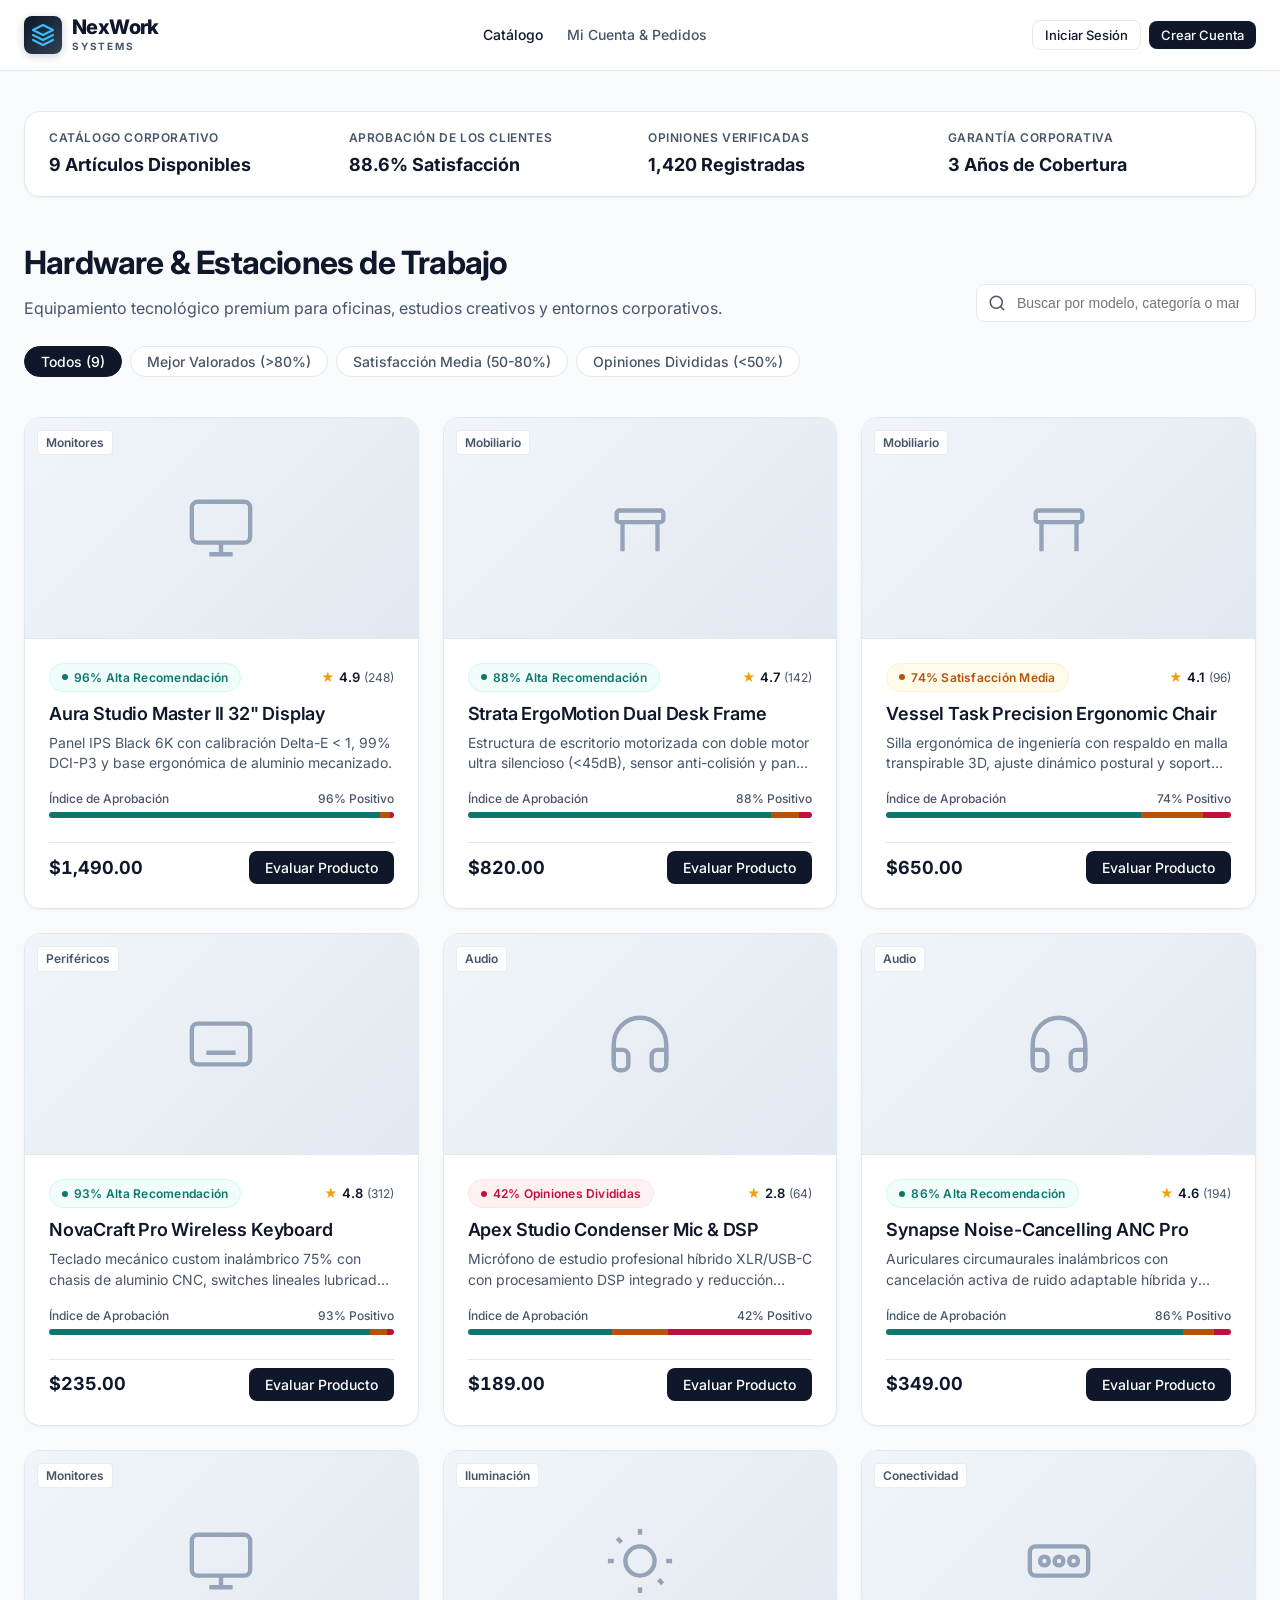
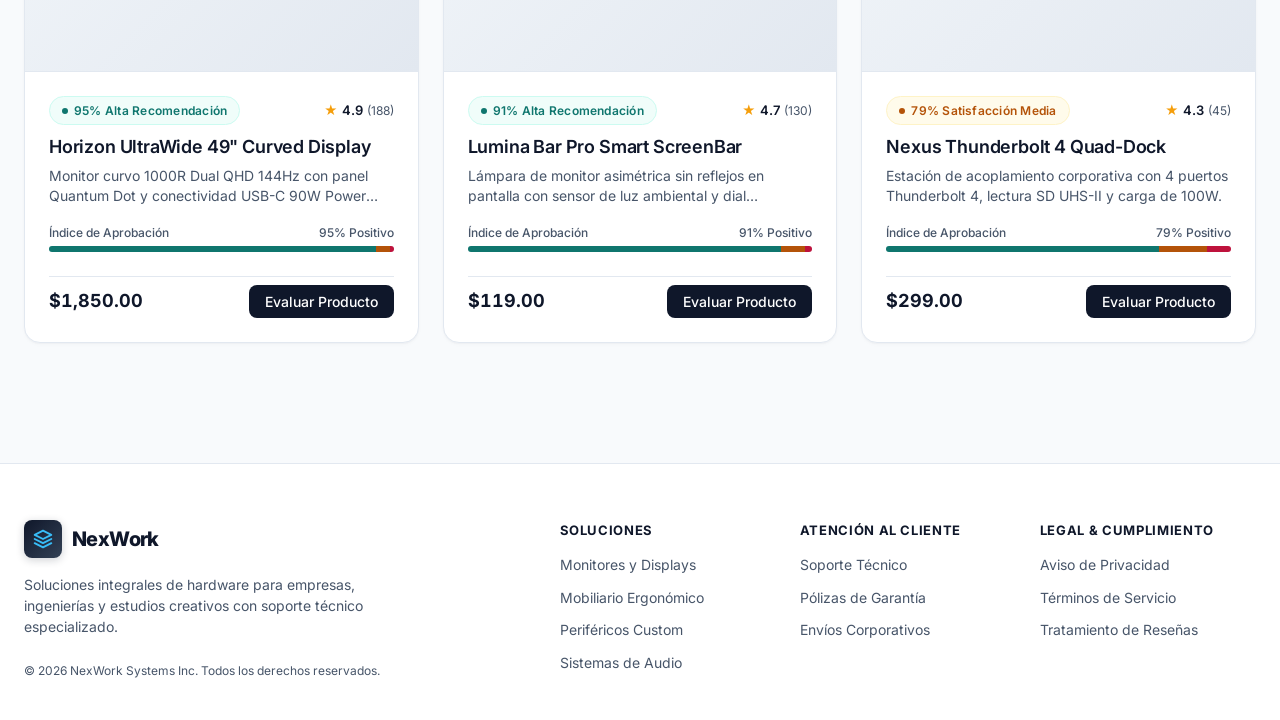
<file: user-frontend/index.html>
<!DOCTYPE html>
<html lang="es">
<head>
    <meta charset="UTF-8">
    <meta name="viewport" content="width=device-width, initial-scale=1.0">
    <title>NexWork Systems - Hardware & Soluciones de Trabajo</title>
    
    <meta name="description" content="Catálogo corporativo de hardware, estaciones de trabajo y periféricos de alto rendimiento para empresas.">
    
    <link rel="preconnect" href="https://fonts.googleapis.com">
    <link rel="preconnect" href="https://fonts.gstatic.com" crossorigin>
    <link href="https://fonts.googleapis.com/css2?family=Inter:wght@400;500;600;700&display=swap" rel="stylesheet">
    
    <link rel="stylesheet" href="css/design-system.css">
    <link rel="stylesheet" href="css/layout.css">
    <link rel="stylesheet" href="css/components.css">
    <link rel="stylesheet" href="css/animations.css">
</head>
<body>
    <header class="app-header">
        <div class="container">
            <div class="logo-area" onclick="window.switchView('catalog')" style="cursor: pointer;">
                <div class="brand-icon">
                    <svg width="24" height="24" viewBox="0 0 24 24" fill="none" stroke="currentColor" stroke-width="2.2" stroke-linecap="round" stroke-linejoin="round">
                        <polygon points="12 2 2 7 12 12 22 7 12 2"></polygon>
                        <polyline points="2 17 12 22 22 17"></polyline>
                        <polyline points="2 12 12 17 22 12"></polyline>
                    </svg>
                </div>
                <div class="brand-text">
                    <span class="logo">NexWork</span>
                    <span class="logo-sub">SYSTEMS</span>
                </div>
            </div>
            
            <nav class="nav-menu">
                <a href="#" id="nav-catalog" class="nav-link active" onclick="window.switchView('catalog')">Catálogo</a>
                <a href="#" id="nav-profile" class="nav-link" onclick="window.switchView('profile')">Mi Cuenta & Pedidos</a>
            </nav>
            
            <div class="auth-area" id="auth-area">
                <!-- Auth status rendered via JS -->
            </div>
        </div>
    </header>

    <main class="container main-content">
        <!-- Customer Metrics Bar -->
        <section class="metrics-bar fade-in" id="metrics-bar">
            <div class="metric-card">
                <span class="metric-label">Catálogo Corporativo</span>
                <span class="metric-value">9 Artículos Disponibles</span>
            </div>
            <div class="metric-card">
                <span class="metric-label">Aprobación de los Clientes</span>
                <span class="metric-value text-success">88.6% Satisfacción</span>
            </div>
            <div class="metric-card">
                <span class="metric-label">Opiniones Verificadas</span>
                <span class="metric-value">1,420 Registradas</span>
            </div>
            <div class="metric-card">
                <span class="metric-label">Garantía Corporativa</span>
                <span class="metric-value text-primary">3 Años de Cobertura</span>
            </div>
        </section>

        <!-- View 1: Catalog Section -->
        <section id="catalog-section" class="catalog-section">
            <div class="section-header fade-in">
                <div class="header-row">
                    <div>
                        <h2>Hardware & Estaciones de Trabajo</h2>
                        <p>Equipamiento tecnológico premium para oficinas, estudios creativos y entornos corporativos.</p>
                    </div>
                    <div class="search-box">
                        <svg class="search-icon" width="18" height="18" viewBox="0 0 24 24" fill="none" stroke="currentColor" stroke-width="2" stroke-linecap="round" stroke-linejoin="round">
                            <circle cx="11" cy="11" r="8"></circle>
                            <line x1="21" y1="21" x2="16.65" y2="16.65"></line>
                        </svg>
                        <input type="text" id="search-input" placeholder="Buscar por modelo, categoría o marca..." oninput="window.handleSearch(this.value)" />
                    </div>
                </div>
                
                <div class="filters-bar" id="filters-container">
                    <button class="filter-pill active" onclick="window.filterBySentiment('all')">Todos (9)</button>
                    <button class="filter-pill" onclick="window.filterBySentiment('positive')">Mejor Valorados (&gt;80%)</button>
                    <button class="filter-pill" onclick="window.filterBySentiment('neutral')">Satisfacción Media (50-80%)</button>
                    <button class="filter-pill" onclick="window.filterBySentiment('negative')">Opiniones Divididas (&lt;50%)</button>
                </div>
            </div>
            
            <div id="product-grid" class="product-grid">
                <!-- Products injected via JS -->
            </div>
        </section>

        <!-- View 2: Profile & User Activity Section -->
        <section id="profile-section" class="profile-section fade-in" style="display: none;">
            <!-- Profile content injected via JS -->
        </section>
    </main>

    <!-- Corporate Footer with Privacy Policy -->
    <footer class="app-footer">
        <div class="container footer-content">
            <div class="footer-brand">
                <div class="logo-area">
                    <div class="brand-icon">
                        <svg width="20" height="20" viewBox="0 0 24 24" fill="none" stroke="currentColor" stroke-width="2.2" stroke-linecap="round" stroke-linejoin="round">
                            <polygon points="12 2 2 7 12 12 22 7 12 2"></polygon>
                            <polyline points="2 17 12 22 22 17"></polyline>
                            <polyline points="2 12 12 17 22 12"></polyline>
                        </svg>
                    </div>
                    <span class="logo">NexWork</span>
                </div>
                <p class="footer-desc">Soluciones integrales de hardware para empresas, ingenierías y estudios creativos con soporte técnico especializado.</p>
                <div class="footer-copy">© 2026 NexWork Systems Inc. Todos los derechos reservados.</div>
            </div>

            <div class="footer-links-group">
                <div class="footer-col">
                    <span class="footer-col-title">Soluciones</span>
                    <a href="#" onclick="window.filterByCategory('Monitores')">Monitores y Displays</a>
                    <a href="#" onclick="window.filterByCategory('Mobiliario')">Mobiliario Ergonómico</a>
                    <a href="#" onclick="window.filterByCategory('Periféricos')">Periféricos Custom</a>
                    <a href="#" onclick="window.filterByCategory('Audio')">Sistemas de Audio</a>
                </div>

                <div class="footer-col">
                    <span class="footer-col-title">Atención al Cliente</span>
                    <a href="#" onclick="window.showToast('ℹ️ Centro de soporte corporativo disponible 24/7.')">Soporte Técnico</a>
                    <a href="#" onclick="window.showToast('ℹ️ Pólizas de garantía extendida de hasta 5 años.')">Pólizas de Garantía</a>
                    <a href="#" onclick="window.showToast('ℹ️ Envíos asegurados a nivel internacional.')">Envíos Corporativos</a>
                </div>

                <div class="footer-col">
                    <span class="footer-col-title">Legal & Cumplimiento</span>
                    <a href="#" onclick="window.openPrivacyModal(); return false;">Aviso de Privacidad</a>
                    <a href="#" onclick="window.openTermsModal(); return false;">Términos de Servicio</a>
                    <a href="#" onclick="window.openPrivacyModal(); return false;">Tratamiento de Reseñas</a>
                </div>
            </div>
        </div>
    </footer>

    <!-- Contenedor del Modal (Login, Registro, Reseñas, Privacidad y Alertas de Error) -->
    <div id="modal-container"></div>
    
    <!-- Contenedor de Toasts -->
    <div id="toast-container" class="toast-container"></div>

    <!-- Service Layer & Main App -->
    <script src="js/api.js"></script>
    <script src="js/app.js"></script>
</body>
</html>
</file>
<file: user-frontend/css/design-system.css>
:root {
    /* Color Palette - Clean SaaS Corporativo */
    --color-primary: #0F172A; /* Slate 900 */
    --color-primary-hover: #1E293B; /* Slate 800 */
    --color-primary-light: #F1F5F9; /* Slate 100 */
    
    /* Semantic Colors */
    --color-success: #0F766E; /* Emerald Text */
    --color-success-bg: #F0FDFA;
    --color-success-border: #CCFBF1;
    
    --color-warning: #B45309; /* Amber Text */
    --color-warning-bg: #FFFBEB;
    --color-warning-border: #FEF3C7;
    
    --color-danger: #BE123C; /* Rose Text */
    --color-danger-bg: #FFF1F2;
    --color-danger-border: #FFE4E6;
    
    /* Neutrals */
    --color-bg: #F8FAFC; /* Slate 50 */
    --color-surface: #FFFFFF;
    --color-text-main: #0F172A;
    --color-text-muted: #475569; /* Slate 600 */
    --color-border: #E2E8F0; /* Slate 200 */
    
    /* Typography */
    --font-family-main: 'Inter', system-ui, -apple-system, sans-serif;
    
    /* Spacing (8pt baseline) */
    --space-xs: 0.25rem; /* 4px */
    --space-sm: 0.5rem;  /* 8px */
    --space-md: 1rem;    /* 16px */
    --space-lg: 1.5rem;  /* 24px */
    --space-xl: 2.5rem;  /* 40px */
    
    /* Borders & Shapes */
    --radius-sm: 0.25rem;
    --radius-md: 0.5rem;
    --radius-lg: 1rem;
    --radius-pill: 9999px;
    
    /* Shadows - Clean & Subtle */
    --shadow-sm: 0px 1px 2px 0px rgba(15, 23, 42, 0.04), 0px 2px 4px 0px rgba(15, 23, 42, 0.02);
    --shadow-md: 0px 8px 24px -4px rgba(15, 23, 42, 0.06), 0px 2px 6px -1px rgba(15, 23, 42, 0.03);
    --shadow-modal: 0px 24px 48px -12px rgba(15, 23, 42, 0.12), 0px 4px 12px 0px rgba(15, 23, 42, 0.04);
    
    /* Transitions */
    --transition-fast: 0.15s ease;
    --transition-normal: 0.3s cubic-bezier(0.16, 1, 0.3, 1);
}

/* Reset & Base Styles */
*, *::before, *::after {
    box-sizing: border-box;
    margin: 0;
    padding: 0;
}

body {
    font-family: var(--font-family-main);
    background-color: var(--color-bg);
    color: var(--color-text-main);
    line-height: 1.6;
    -webkit-font-smoothing: antialiased;
}

a {
    color: inherit;
    text-decoration: none;
}

button {
    font-family: inherit;
    cursor: pointer;
    border: none;
    background: none;
}
</file>
<file: user-frontend/css/layout.css>
.container {
    width: 100%;
    max-width: 1280px;
    margin: 0 auto;
    padding: 0 var(--space-lg);
}

/* Header Glassmorphism */
.app-header {
    background-color: rgba(255, 255, 255, 0.82);
    backdrop-filter: blur(12px);
    -webkit-backdrop-filter: blur(12px);
    border-bottom: 1px solid var(--color-border);
    padding: var(--space-md) 0;
    position: sticky;
    top: 0;
    z-index: 100;
}

.app-header .container {
    display: flex;
    justify-content: space-between;
    align-items: center;
}

.logo-area {
    display: flex;
    align-items: center;
    gap: 10px;
    text-decoration: none;
}

.brand-icon {
    width: 38px;
    height: 38px;
    border-radius: var(--radius-md);
    background: linear-gradient(135deg, #0f172a 0%, #334155 100%);
    color: #38bdf8;
    display: flex;
    align-items: center;
    justify-content: center;
    box-shadow: 0 2px 8px rgba(15, 23, 42, 0.2);
}

.brand-text {
    display: flex;
    flex-direction: column;
}

.logo {
    font-size: 1.25rem;
    font-weight: 800;
    letter-spacing: -0.03em;
    color: var(--color-primary);
    line-height: 1.1;
}

.logo-sub {
    font-size: 0.625rem;
    font-weight: 700;
    letter-spacing: 0.18em;
    color: var(--color-text-muted);
}

.nav-menu {
    display: flex;
    gap: var(--space-lg);
}

.nav-link {
    font-weight: 500;
    font-size: 0.875rem;
    color: var(--color-text-muted);
    transition: color var(--transition-fast);
}

.nav-link:hover, .nav-link.active {
    color: var(--color-primary);
}

.auth-area {
    display: flex;
    align-items: center;
    gap: var(--space-sm);
}

/* Main Content */
.main-content {
    padding-top: var(--space-xl);
    padding-bottom: var(--space-xl);
}

.section-header {
    margin-bottom: var(--space-xl);
}

.section-header h2 {
    font-size: 2rem;
    font-weight: 700;
    letter-spacing: -0.025em;
    margin-bottom: var(--space-sm);
}

.section-header p {
    color: var(--color-text-muted);
    font-size: 1rem;
}

/* Metrics Bar */
.metrics-bar {
    display: grid;
    grid-template-columns: repeat(auto-fit, minmax(220px, 1fr));
    gap: var(--space-md);
    margin-bottom: var(--space-xl);
    padding: var(--space-md) var(--space-lg);
    background-color: var(--color-surface);
    border: 1px solid var(--color-border);
    border-radius: var(--radius-lg);
    box-shadow: var(--shadow-sm);
}

.metric-card {
    display: flex;
    flex-direction: column;
    gap: var(--space-xs);
}

.metric-label {
    font-size: 0.75rem;
    font-weight: 600;
    text-transform: uppercase;
    letter-spacing: 0.05em;
    color: var(--color-text-muted);
}

.metric-value {
    font-size: 1.125rem;
    font-weight: 700;
    color: var(--color-text-main);
    display: flex;
    align-items: center;
    gap: 8px;
}

.pulse-dot {
    display: inline-block;
    width: 8px;
    height: 8px;
    background-color: var(--color-success);
    border-radius: 50%;
    box-shadow: 0 0 0 rgba(16, 185, 129, 0.4);
    animation: pulse 2s infinite;
}

@keyframes pulse {
    0% {
        box-shadow: 0 0 0 0 rgba(16, 185, 129, 0.5);
    }
    70% {
        box-shadow: 0 0 0 8px rgba(16, 185, 129, 0);
    }
    100% {
        box-shadow: 0 0 0 0 rgba(16, 185, 129, 0);
    }
}

.header-row {
    display: flex;
    justify-content: space-between;
    align-items: flex-end;
    gap: var(--space-lg);
    flex-wrap: wrap;
}

.search-box {
    position: relative;
    min-width: 280px;
}

.search-icon {
    position: absolute;
    left: 12px;
    top: 50%;
    transform: translateY(-50%);
    color: var(--color-text-muted);
    pointer-events: none;
}

.search-box input {
    width: 100%;
    padding: 0.625rem 1rem 0.625rem 2.5rem;
    border-radius: var(--radius-md);
    border: 1px solid var(--color-border);
    background-color: var(--color-surface);
    font-size: 0.875rem;
    color: var(--color-text-main);
    transition: all var(--transition-fast);
}

.search-box input:focus {
    outline: none;
    border-color: var(--color-primary);
    box-shadow: 0 0 0 3px rgba(15, 23, 42, 0.08);
}

/* Filters */
.filters-bar {
    display: flex;
    gap: var(--space-sm);
    margin-top: var(--space-lg);
    flex-wrap: wrap;
}

/* Product Grid */
.product-grid {
    display: grid;
    grid-template-columns: repeat(auto-fill, minmax(340px, 1fr));
    gap: var(--space-lg);
}

/* Corporate Footer */
.app-footer {
    background-color: var(--color-surface);
    border-top: 1px solid var(--color-border);
    margin-top: 5rem;
    padding: 3.5rem 0 2.5rem;
}

.footer-content {
    display: grid;
    grid-template-columns: 1.4fr 2fr;
    gap: 3rem;
}

@media (max-width: 860px) {
    .footer-content {
        grid-template-columns: 1fr;
        gap: 2rem;
    }
}

.footer-brand .logo-area {
    margin-bottom: var(--space-md);
}

.footer-desc {
    color: var(--color-text-muted);
    font-size: 0.875rem;
    line-height: 1.5;
    max-width: 380px;
    margin-bottom: var(--space-lg);
}

.footer-copy {
    font-size: 0.75rem;
    color: var(--color-text-muted);
}

.footer-links-group {
    display: grid;
    grid-template-columns: repeat(3, 1fr);
    gap: 1.5rem;
}

@media (max-width: 600px) {
    .footer-links-group {
        grid-template-columns: 1fr;
        gap: 1.5rem;
    }
}

.footer-col {
    display: flex;
    flex-direction: column;
    gap: 0.625rem;
}

.footer-col-title {
    font-size: 0.8125rem;
    font-weight: 700;
    text-transform: uppercase;
    letter-spacing: 0.05em;
    color: var(--color-text-main);
    margin-bottom: 0.25rem;
}

.footer-col a {
    font-size: 0.875rem;
    color: var(--color-text-muted);
    transition: color var(--transition-fast);
}

.footer-col a:hover {
    color: var(--color-primary);
}
</file>
<file: user-frontend/css/components.css>
/* Product Card */
.product-card {
    background-color: var(--color-surface);
    border: 1px solid var(--color-border);
    border-radius: var(--radius-lg);
    overflow: hidden;
    transition: transform var(--transition-normal), box-shadow var(--transition-normal);
    display: flex;
    flex-direction: column;
    box-shadow: var(--shadow-sm);
}

.product-card:hover {
    transform: translateY(-2px);
    box-shadow: var(--shadow-md);
}

.product-image-container {
    width: 100%;
    aspect-ratio: 16/9;
    background: linear-gradient(135deg, #f1f5f9 0%, #e2e8f0 100%);
    display: flex;
    align-items: center;
    justify-content: center;
    border-bottom: 1px solid var(--color-border);
    position: relative;
    overflow: hidden;
}

.product-image-container img {
    width: 100%;
    height: 100%;
    object-fit: cover;
    transition: transform var(--transition-normal);
}

.product-card:hover .product-image-container img {
    transform: scale(1.03);
}

.product-category-tag {
    position: absolute;
    top: 12px;
    left: 12px;
    background: rgba(255, 255, 255, 0.9);
    backdrop-filter: blur(4px);
    font-size: 0.75rem;
    font-weight: 600;
    padding: 2px 8px;
    border-radius: var(--radius-sm);
    color: var(--color-text-muted);
    border: 1px solid rgba(226, 232, 240, 0.8);
}

.product-details {
    padding: var(--space-lg);
    display: flex;
    flex-direction: column;
    flex-grow: 1;
}

.product-meta-header {
    display: flex;
    justify-content: space-between;
    align-items: center;
    margin-bottom: var(--space-sm);
}

.product-stars-summary {
    display: flex;
    align-items: center;
    gap: 4px;
    font-size: 0.8125rem;
    font-weight: 600;
    color: var(--color-text-main);
}

.product-stars-summary .star-icon {
    color: #f59e0b;
}

.product-stars-summary .review-count {
    color: var(--color-text-muted);
    font-weight: 400;
    font-size: 0.75rem;
}

.product-title {
    font-size: 1.125rem;
    font-weight: 600;
    margin-bottom: var(--space-xs);
    letter-spacing: -0.01em;
    color: var(--color-text-main);
}

.product-description {
    color: var(--color-text-muted);
    font-size: 0.875rem;
    line-height: 1.45;
    margin-bottom: var(--space-md);
    flex-grow: 1;
    display: -webkit-box;
    -webkit-line-clamp: 2;
    -webkit-box-orient: vertical;
    overflow: hidden;
}

/* Sentiment Bar Breakdown */
.sentiment-breakdown {
    margin-bottom: var(--space-lg);
}

.sentiment-bar-label {
    display: flex;
    justify-content: space-between;
    font-size: 0.75rem;
    font-weight: 500;
    color: var(--color-text-muted);
    margin-bottom: 4px;
}

.sentiment-bar-track {
    width: 100%;
    height: 6px;
    background-color: var(--color-primary-light);
    border-radius: var(--radius-pill);
    overflow: hidden;
    display: flex;
}

.sentiment-bar-fill-pos {
    background-color: var(--color-success);
    height: 100%;
}

.sentiment-bar-fill-neu {
    background-color: var(--color-warning);
    height: 100%;
}

.sentiment-bar-fill-neg {
    background-color: var(--color-danger);
    height: 100%;
}

.product-footer {
    display: flex;
    justify-content: space-between;
    align-items: center;
    margin-top: auto;
    padding-top: var(--space-sm);
    border-top: 1px solid var(--color-border);
}

.product-price {
    font-weight: 700;
    font-size: 1.125rem;
    font-variant-numeric: tabular-nums;
    color: var(--color-text-main);
}

/* Buttons */
.btn {
    display: inline-flex;
    align-items: center;
    justify-content: center;
    padding: 0.5rem 1rem;
    border-radius: var(--radius-md);
    font-weight: 500;
    font-size: 0.875rem;
    transition: all var(--transition-fast);
}

.btn-primary {
    background-color: var(--color-primary);
    color: white;
}

.btn-primary:hover {
    background-color: var(--color-primary-hover);
    box-shadow: 0px 4px 12px rgba(15, 23, 42, 0.15);
}

.btn-ghost {
    background-color: transparent;
    color: var(--color-text-muted);
}

.btn-ghost:hover {
    background-color: var(--color-primary-light);
    color: var(--color-primary);
}

/* Badges */
.badge {
    padding: 0.25rem 0.75rem;
    border-radius: var(--radius-pill);
    font-size: 0.75rem;
    font-weight: 600;
    letter-spacing: 0.02em;
    display: inline-flex;
    align-items: center;
    gap: 6px;
    border: 1px solid;
}

.badge::before {
    content: "";
    display: inline-block;
    width: 6px;
    height: 6px;
    border-radius: 50%;
}

.badge-sentiment-positive {
    background-color: var(--color-success-bg);
    color: var(--color-success);
    border-color: var(--color-success-border);
}
.badge-sentiment-positive::before { background-color: var(--color-success); }

.badge-sentiment-neutral {
    background-color: var(--color-warning-bg);
    color: var(--color-warning);
    border-color: var(--color-warning-border);
}
.badge-sentiment-neutral::before { background-color: var(--color-warning); }

.badge-sentiment-negative {
    background-color: var(--color-danger-bg);
    color: var(--color-danger);
    border-color: var(--color-danger-border);
}
.badge-sentiment-negative::before { background-color: var(--color-danger); }

/* Filter Pills */
.filter-pill {
    padding: 0.375rem 1rem;
    border-radius: var(--radius-pill);
    border: 1px solid var(--color-border);
    background-color: var(--color-surface);
    color: var(--color-text-muted);
    font-size: 0.875rem;
    font-weight: 500;
}

.filter-pill.active {
    background-color: var(--color-primary);
    color: white;
    border-color: var(--color-primary);
}

/* Review Modal */
.modal-overlay {
    position: fixed;
    top: 0; left: 0; right: 0; bottom: 0;
    background-color: rgba(15, 23, 42, 0.4);
    backdrop-filter: blur(4px);
    -webkit-backdrop-filter: blur(4px);
    display: flex;
    align-items: center;
    justify-content: center;
    z-index: 1000;
    opacity: 0;
    visibility: hidden;
    transition: all var(--transition-normal);
}

.modal-overlay.active {
    opacity: 1;
    visibility: visible;
}

.modal-content {
    background-color: var(--color-surface);
    border-radius: var(--radius-lg);
    width: 100%;
    max-width: 500px;
    padding: var(--space-xl);
    box-shadow: var(--shadow-modal);
    transform: translateY(20px) scale(0.95);
    transition: all var(--transition-normal);
}

.modal-overlay.active .modal-content {
    transform: translateY(0) scale(1);
}

.modal-header {
    margin-bottom: var(--space-lg);
}

.modal-header h3 {
    font-size: 1.25rem;
    margin-bottom: var(--space-xs);
}

.modal-header p {
    color: var(--color-text-muted);
    font-size: 0.875rem;
}

.form-group {
    margin-bottom: var(--space-lg);
}

.form-label {
    display: block;
    font-size: 0.875rem;
    font-weight: 600;
    margin-bottom: var(--space-sm);
}

/* Star Rating Selector */
.star-rating {
    display: flex;
    flex-direction: row-reverse;
    justify-content: flex-end;
    gap: 4px;
}

.star-rating input {
    display: none;
}

.star-rating label {
    font-size: 1.5rem;
    color: var(--color-border);
    cursor: pointer;
    transition: color var(--transition-fast);
}

.star-rating label:hover,
.star-rating label:hover ~ label,
.star-rating input:checked ~ label {
    color: var(--color-warning);
}

/* Textarea */
.form-textarea {
    width: 100%;
    border: 1px solid var(--color-border);
    border-radius: var(--radius-md);
    padding: var(--space-sm) var(--space-md);
    font-family: inherit;
    font-size: 0.875rem;
    resize: vertical;
    min-height: 100px;
    transition: border-color var(--transition-fast), box-shadow var(--transition-fast);
}

.form-textarea:focus {
    outline: none;
    border-color: var(--color-primary);
    box-shadow: 0 0 0 3px rgba(15, 23, 42, 0.08);
}

.modal-actions {
    display: flex;
    justify-content: flex-end;
    gap: var(--space-sm);
    margin-top: var(--space-lg);
}

/* Real-time Sentiment Detector Indicator inside Modal */
.sentiment-live-preview {
    background-color: var(--color-primary-light);
    border: 1px dashed var(--color-border);
    border-radius: var(--radius-md);
    padding: var(--space-sm) var(--space-md);
    display: flex;
    align-items: center;
    justify-content: space-between;
    margin-top: var(--space-xs);
    font-size: 0.8125rem;
}

.sentiment-live-preview .preview-title {
    color: var(--color-text-muted);
    font-weight: 500;
}

/* User Reviews Drawer / Modal View */
.reviews-history-item {
    background-color: var(--color-bg);
    border: 1px solid var(--color-border);
    border-radius: var(--radius-md);
    padding: var(--space-md);
    margin-bottom: var(--space-sm);
}

.reviews-history-header {
    display: flex;
    justify-content: space-between;
    margin-bottom: var(--space-xs);
}

.reviews-history-product {
    font-weight: 600;
    font-size: 0.875rem;
}

.reviews-history-text {
    font-size: 0.875rem;
    color: var(--color-text-muted);
    font-style: italic;
}

/* Buttons Additional Variants */
.btn-sm {
    padding: 0.35rem 0.75rem;
    font-size: 0.8125rem;
}

.btn-outline {
    background-color: transparent;
    border: 1px solid var(--color-border);
    color: var(--color-text-main);
}

.btn-outline:hover {
    background-color: var(--color-primary-light);
    border-color: var(--color-primary);
}

/* User Session Pill in Header */
.user-pill {
    display: flex;
    align-items: center;
    gap: var(--space-sm);
    padding: 4px 10px 4px 6px;
    background-color: var(--color-surface);
    border: 1px solid var(--color-border);
    border-radius: var(--radius-pill);
    font-size: 0.8125rem;
    font-weight: 500;
}

.user-avatar-mini {
    width: 26px;
    height: 26px;
    border-radius: 50%;
    background-color: var(--color-primary);
    color: white;
    display: flex;
    align-items: center;
    justify-content: center;
    font-size: 0.75rem;
    font-weight: 700;
}

.btn-logout-link {
    background: none;
    border: none;
    color: var(--color-text-muted);
    cursor: pointer;
    font-size: 0.75rem;
    padding-left: 4px;
    transition: color var(--transition-fast);
}

.btn-logout-link:hover {
    color: var(--color-danger);
    text-decoration: underline;
}

/* Role Explanation Banner */
.role-banner {
    background: linear-gradient(135deg, #f8fafc 0%, #f1f5f9 100%);
    border: 1px solid var(--color-border);
    border-left: 4px solid var(--color-primary);
    border-radius: var(--radius-md);
    padding: var(--space-md) var(--space-lg);
    margin-bottom: var(--space-xl);
    display: flex;
    align-items: flex-start;
    gap: var(--space-md);
}

.role-banner-icon {
    font-size: 1.5rem;
}

.role-banner-title {
    font-weight: 600;
    font-size: 0.9375rem;
    color: var(--color-text-main);
    margin-bottom: 2px;
}

.role-banner-desc {
    font-size: 0.8125rem;
    color: var(--color-text-muted);
    line-height: 1.4;
}

/* Profile Section Layout */
.profile-grid-layout {
    display: grid;
    grid-template-columns: 340px 1fr;
    gap: var(--space-xl);
    align-items: start;
}

@media (max-width: 900px) {
    .profile-grid-layout {
        grid-template-columns: 1fr;
    }
}

.profile-card-box {
    background-color: var(--color-surface);
    border: 1px solid var(--color-border);
    border-radius: var(--radius-lg);
    padding: var(--space-xl);
    box-shadow: var(--shadow-sm);
    margin-bottom: var(--space-lg);
}

.profile-avatar-large {
    width: 72px;
    height: 72px;
    border-radius: 50%;
    background: linear-gradient(135deg, #3b82f6 0%, #1e293b 100%);
    color: white;
    display: flex;
    align-items: center;
    justify-content: center;
    font-size: 1.75rem;
    font-weight: 700;
    margin-bottom: var(--space-md);
    box-shadow: 0 4px 12px rgba(59, 130, 246, 0.25);
}

.profile-name {
    font-size: 1.25rem;
    font-weight: 700;
    margin-bottom: 2px;
}

.profile-email {
    color: var(--color-text-muted);
    font-size: 0.875rem;
    margin-bottom: var(--space-md);
}

.profile-role-tag {
    display: inline-block;
    padding: 4px 12px;
    background-color: #e0f2fe;
    color: #0369a1;
    font-size: 0.75rem;
    font-weight: 600;
    border-radius: var(--radius-pill);
    margin-bottom: var(--space-lg);
}

.profile-meta-item {
    display: flex;
    justify-content: space-between;
    padding: var(--space-sm) 0;
    border-bottom: 1px solid var(--color-border);
    font-size: 0.875rem;
}

.profile-meta-item:last-child {
    border-bottom: none;
}

.profile-meta-label {
    color: var(--color-text-muted);
}

.profile-meta-val {
    font-weight: 600;
    color: var(--color-text-main);
}

/* Orders List in Profile */
.order-item-card {
    background-color: var(--color-bg);
    border: 1px solid var(--color-border);
    border-radius: var(--radius-md);
    padding: var(--space-md);
    margin-bottom: var(--space-md);
    display: flex;
    justify-content: space-between;
    align-items: center;
}

.order-item-title {
    font-weight: 600;
    font-size: 0.9375rem;
    margin-bottom: 2px;
}

.order-item-date {
    font-size: 0.75rem;
    color: var(--color-text-muted);
}

/* Form Input Global Styling */
.form-input {
    width: 100%;
    padding: 0.625rem 0.875rem;
    border: 1px solid var(--color-border);
    border-radius: var(--radius-md);
    background-color: var(--color-surface);
    font-family: inherit;
    font-size: 0.875rem;
    color: var(--color-text-main);
    transition: all var(--transition-fast);
}

.form-input:focus {
    outline: none;
    border-color: var(--color-primary);
    box-shadow: 0 0 0 3px rgba(15, 23, 42, 0.08);
}

.form-input.input-error {
    border-color: var(--color-danger);
    background-color: #fef2f2;
}

.form-input-hint {
    font-size: 0.75rem;
    color: var(--color-text-muted);
    margin-top: 4px;
}

.form-input-error {
    font-size: 0.75rem;
    color: var(--color-danger);
    margin-top: 4px;
    font-weight: 500;
}

.form-checkbox-label {
    display: flex;
    align-items: center;
    gap: 8px;
    font-size: 0.8125rem;
    color: var(--color-text-muted);
    cursor: pointer;
    user-select: none;
}

/* Auth Modal Specifics (Tabs) */
.auth-tabs {
    display: flex;
    border-bottom: 1px solid var(--color-border);
    margin-bottom: var(--space-lg);
    gap: var(--space-md);
}

.auth-tab-btn {
    padding: 0.5rem 0.25rem;
    font-size: 0.9375rem;
    font-weight: 600;
    color: var(--color-text-muted);
    background: none;
    border: none;
    border-bottom: 2px solid transparent;
    cursor: pointer;
    transition: all var(--transition-fast);
}

.auth-tab-btn.active {
    color: var(--color-primary);
    border-bottom-color: var(--color-primary);
}

/* Error Alert Pop-up Modal */
.error-popup-content {
    text-align: center;
    max-width: 420px;
    padding: var(--space-xl);
}

.error-icon-circle {
    width: 56px;
    height: 56px;
    border-radius: 50%;
    background-color: #fee2e2;
    color: #dc2626;
    display: flex;
    align-items: center;
    justify-content: center;
    font-size: 1.5rem;
    margin: 0 auto var(--space-md);
}

.error-popup-title {
    font-size: 1.25rem;
    font-weight: 700;
    color: var(--color-text-main);
    margin-bottom: var(--space-xs);
}

.error-popup-text {
    font-size: 0.875rem;
    color: var(--color-text-muted);
    line-height: 1.5;
    margin-bottom: var(--space-lg);
}

/* Legal / Privacy Notice Modal */
.legal-modal-content {
    max-width: 640px;
    max-height: 80vh;
    display: flex;
    flex-direction: column;
}

.legal-body-scroll {
    overflow-y: auto;
    padding-right: var(--space-sm);
    margin-bottom: var(--space-lg);
}

.legal-section-block {
    margin-bottom: var(--space-lg);
}

.legal-section-title {
    font-size: 0.9375rem;
    font-weight: 700;
    color: var(--color-text-main);
    margin-bottom: var(--space-xs);
}

.legal-section-text {
    font-size: 0.8125rem;
    color: var(--color-text-muted);
    line-height: 1.6;
}

/* Toasts */
.toast-container {
    position: fixed;
    bottom: var(--space-lg);
    right: var(--space-lg);
    z-index: 10000;
    display: flex;
    flex-direction: column;
    gap: var(--space-sm);
}

.toast {
    background-color: var(--color-surface);
    border: 1px solid var(--color-border);
    border-left: 4px solid var(--color-success);
    padding: var(--space-md) var(--space-lg);
    border-radius: var(--radius-md);
    box-shadow: var(--shadow-md);
    font-size: 0.875rem;
    font-weight: 500;
    display: flex;
    align-items: center;
    gap: var(--space-sm);
}

.toast.toast-error {
    border-left-color: var(--color-danger);
}
</file>
<file: user-frontend/css/animations.css>
/* Fade In */
@keyframes fadeIn {
    from {
        opacity: 0;
    }
    to {
        opacity: 1;
    }
}

.fade-in {
    animation: fadeIn var(--transition-normal) forwards;
}

/* Slide Up */
@keyframes slideUp {
    from {
        opacity: 0;
        transform: translateY(20px);
    }
    to {
        opacity: 1;
        transform: translateY(0);
    }
}

.slide-up {
    animation: slideUp var(--transition-normal) forwards;
}

/* Skeleton Loading Animation */
@keyframes pulse {
    0%, 100% {
        opacity: 1;
    }
    50% {
        opacity: .5;
    }
}

.skeleton {
    background-color: var(--color-border);
    animation: pulse 2s cubic-bezier(0.4, 0, 0.6, 1) infinite;
    border-radius: var(--radius-sm);
}

/* Staggered Children Animation classes (handled by JS/CSS combination) */
.stagger-1 { animation-delay: 0.1s; }
.stagger-2 { animation-delay: 0.2s; }
.stagger-3 { animation-delay: 0.3s; }
.stagger-4 { animation-delay: 0.4s; }
.stagger-5 { animation-delay: 0.5s; }
</file>
